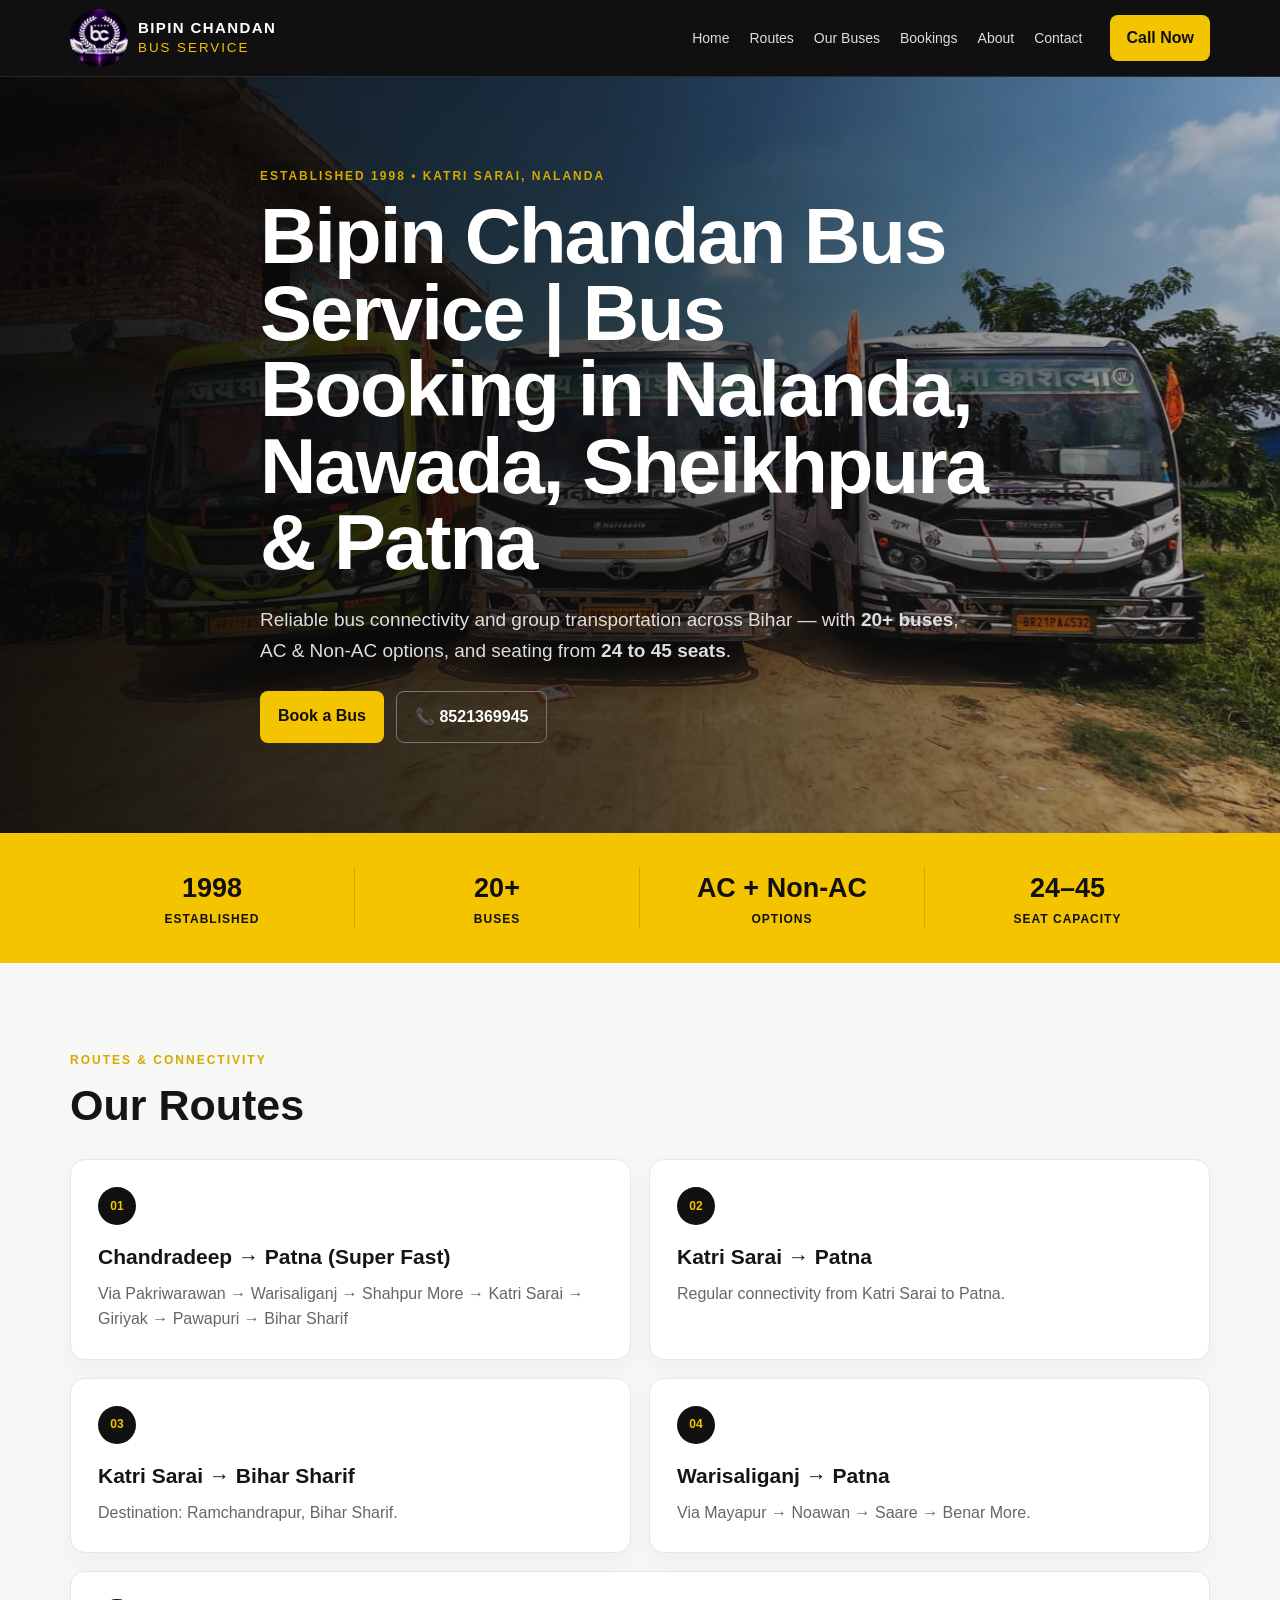
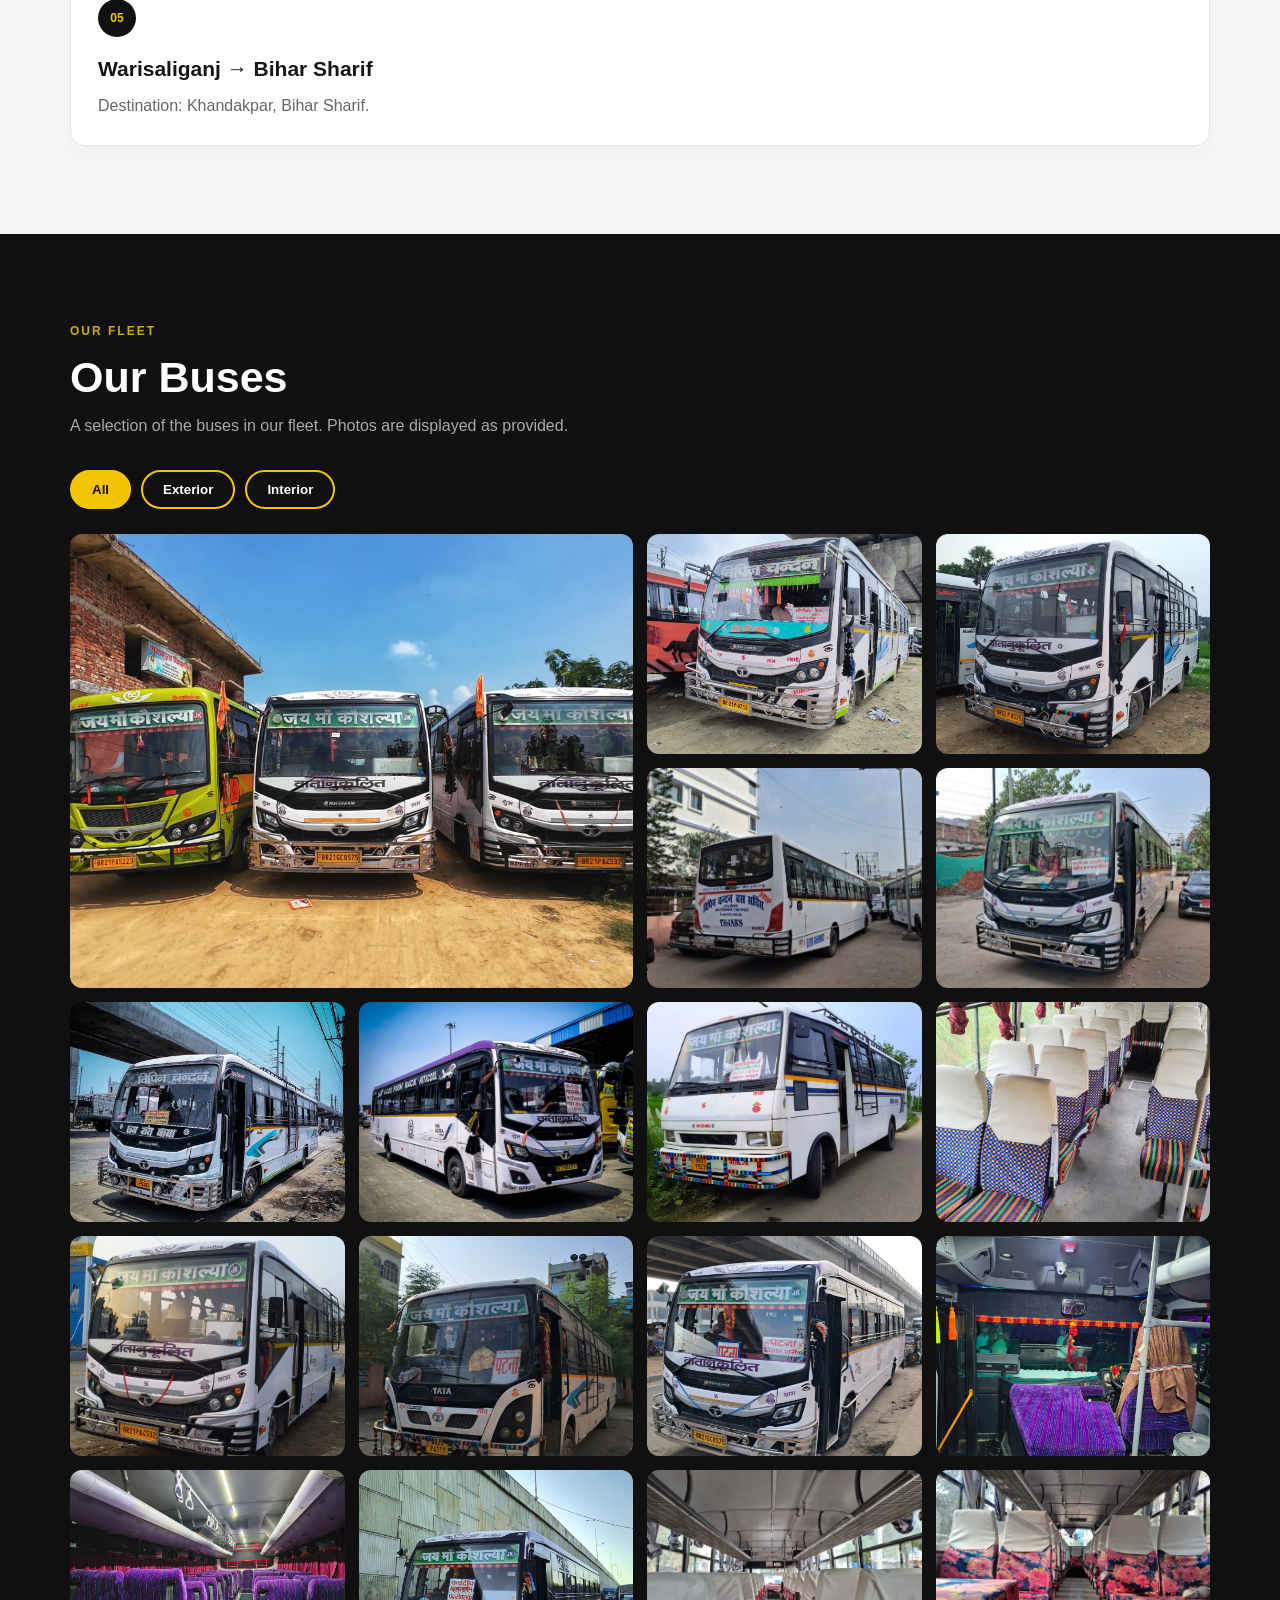
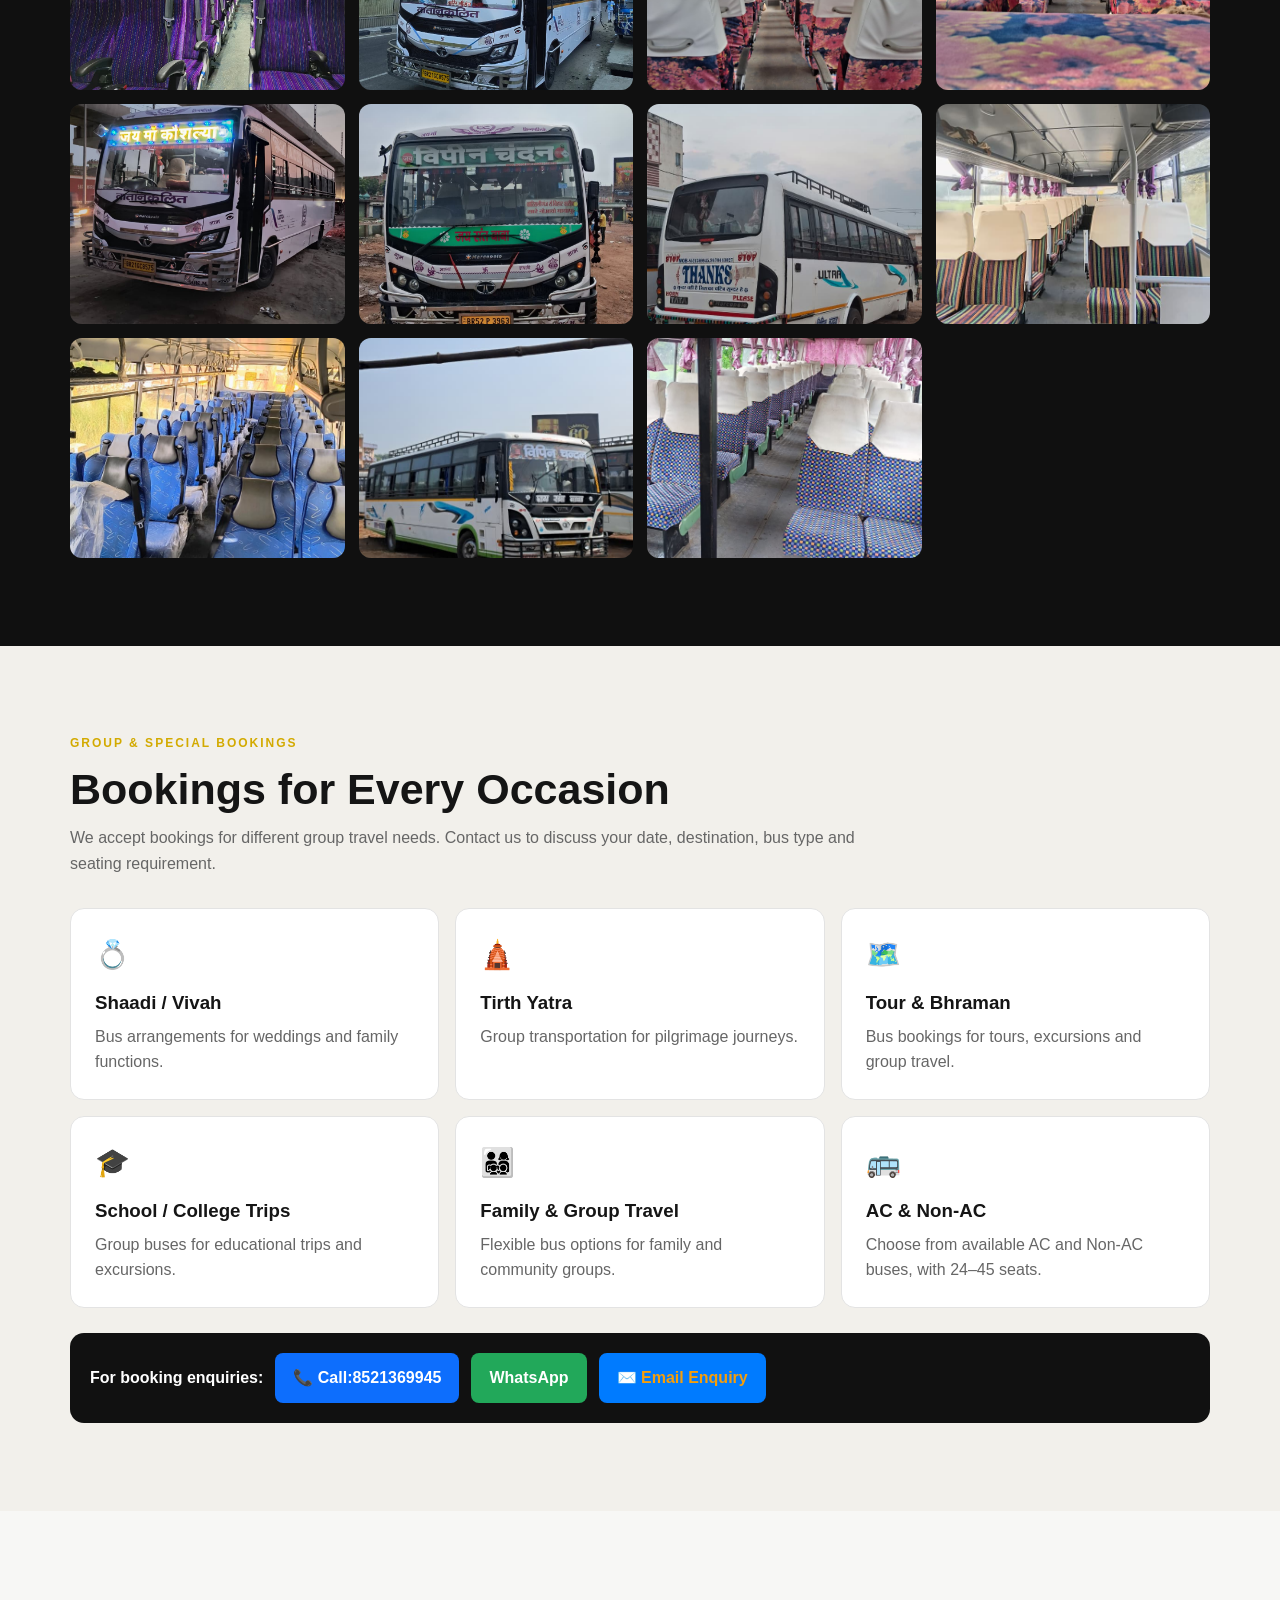
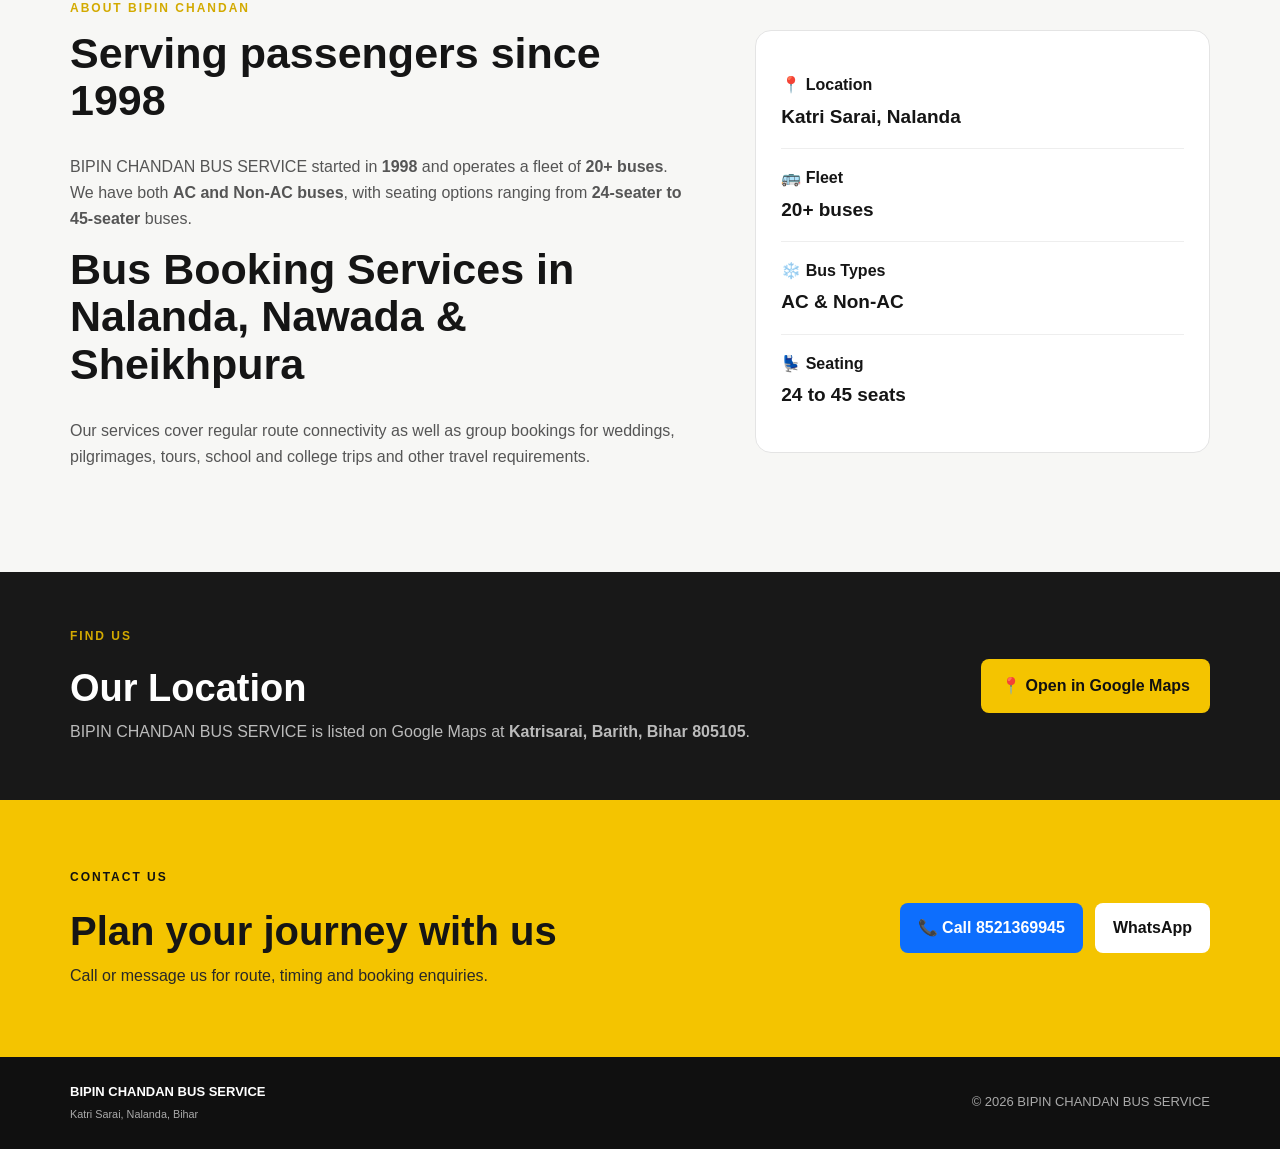
<file: index.html>
<!DOCTYPE html>
<html lang="en">
<head>
<meta charset="UTF-8">
<meta name="viewport" content="width=device-width, initial-scale=1.0">

<title>Bipin Chandan Bus Service | Bus Booking in Nalanda, Nawada & Sheikhpura, Bihar</title>

<meta name="description" content="Bipin Chandan Bus Service, Katri Sarai, Nalanda, Bihar — Bus booking services in Nalanda, Nawada,Sheikhpura and Patna. AC and Non-AC buses from 24 to 45 seats for weddings, tours, Tirth Yatra, school and college trips.">

<link rel="stylesheet" href="style.css">

<script type="application/ld+json">
{
  "@context": "https://schema.org",
  "@type": "LocalBusiness",
  "@id": "https://bipinchandan.github.io/bipin-chandan-bus-service/#business",
  "name": "BIPIN CHANDAN BUS SERVICE",
  "url": "https://bipinchandan.github.io/bipin-chandan-bus-service/",
  "telephone": "+918521369945",
  "email": "bipinchandanbusservice@gmail.com",
  "description": "Bipin Chandan Bus Service, Katri Sarai, Nalanda, Bihar — Bus service in Nalanda, Nawada, Sheikhpura and Patna. AC and Non-AC buses from 24 to 45 seats for weddings, tours, Tirth Yatra, school and college trips.",
  "address": {
    "@type": "PostalAddress",
    "addressLocality": "Katri Sarai",
    "addressRegion": "Bihar",
    "addressCountry": "IN"
  },
  "areaServed": [
    "Nalanda",
    "Nawada",
    "Sheikhpura"
    "Patna"
  ]
}
</script>

</head>

<body>

<header>
<div class="container nav">

<a class="brand" href="#home">
<img class="brand-logo" src="images/logo.jpeg" alt="BIPIN CHANDAN BUS SERVICE Logo">
<span>
<b>BIPIN CHANDAN</b>
<small>BUS SERVICE</small>
</span>
</a>

<nav>
<a href="#home">Home</a>
<a href="#routes">Routes</a>
<a href="#fleet">Our Buses</a>
<a href="#bookings">Bookings</a>
<a href="#about">About</a>
<a href="#contact">Contact</a>
</nav>

<a class="call" href="tel:8521369945">Call Now</a>

</div>
</header>


<section id="home" class="hero">

<div class="hero-overlay"></div>

<div class="container hero-content">

<p class="eyebrow">ESTABLISHED 1998 • KATRI SARAI, NALANDA</p>

<h1>Bipin Chandan Bus Service | Bus Booking in Nalanda, Nawada, Sheikhpura & Patna</h1>

<p>
Reliable bus connectivity and group transportation across Bihar — with
<b>20+ buses</b>, AC &amp; Non-AC options, and seating from
<b>24 to 45 seats</b>.
</p>

<div class="buttons">
<a class="btn yellow" href="#bookings">Book a Bus</a>
<a class="btn outline" href="tel:8521369945">📞 8521369945</a>
</div>

</div>
</section>


<section class="stats">
<div class="container stat-grid">

<div><strong>1998</strong><span>Established</span></div>
<div><strong>20+</strong><span>Buses</span></div>
<div><strong>AC + Non-AC</strong><span>Options</span></div>
<div><strong>24–45</strong><span>Seat Capacity</span></div>

</div>
</section>


<section id="routes" class="section">
<div class="container">

<p class="eyebrow">ROUTES &amp; CONNECTIVITY</p>
<h2>Our Routes</h2>

<div class="routes">

<article>
<span>01</span>
<h3>Chandradeep → Patna (Super Fast)</h3>
<p>
Via Pakriwarawan → Warisaliganj → Shahpur More → Katri Sarai → Giriyak → Pawapuri → Bihar Sharif
</p>
</article>

<article>
<span>02</span>
<h3>Katri Sarai → Patna</h3>
<p>Regular connectivity from Katri Sarai to Patna.</p>
</article>

<article>
<span>03</span>
<h3>Katri Sarai → Bihar Sharif</h3>
<p>Destination: Ramchandrapur, Bihar Sharif.</p>
</article>

<article>
<span>04</span>
<h3>Warisaliganj → Patna</h3>
<p>Via Mayapur → Noawan → Saare → Benar More.</p>
</article>

<article>
<span>05</span>
<h3>Warisaliganj → Bihar Sharif</h3>
<p>Destination: Khandakpar, Bihar Sharif.</p>
</article>

</div>
</div>
</section>


<section id="fleet" class="section dark">
<div class="container">

<p class="eyebrow">OUR FLEET</p>
<h2>Our Buses</h2>

<p class="lead">
A selection of the buses in our fleet. Photos are displayed as provided.
</p>


<div class="gallery-filters">

<button class="filter-btn active" data-filter="all">All</button>

<button class="filter-btn" data-filter="exterior">
Exterior
</button>

<button class="filter-btn" data-filter="interior">
Interior
</button>

</div>


<div class="gallery">

<figure class="large" data-category="exterior">
<img src="images/bus-1.jpeg" alt="Bipin Chandan Bus Service bus photo 1" loading="lazy">
</figure>

<figure data-category="exterior">
<img src="images/bus-2.jpeg" alt="Bus photo 2" loading="lazy">
</figure>

<figure data-category="exterior">
<img src="images/bus-3.jpeg" alt="Bus photo 3" loading="lazy">
</figure>

<figure data-category="exterior">
<img src="images/bus-4.jpeg" alt="Bus photo 4" loading="lazy">
</figure>

<figure data-category="exterior">
<img src="images/bus-5.jpeg" alt="Bus photo 5" loading="lazy">
</figure>

<figure data-category="exterior">
<img src="images/bus-6.jpeg" alt="Bus photo 6" loading="lazy">
</figure>

<figure data-category="exterior">
<img src="images/bus-7.jpeg" alt="Bus photo 7" loading="lazy">
</figure>

<figure data-category="exterior">
<img src="images/bus-8.jpeg" alt="Bus photo 8" loading="lazy">
</figure>

<figure data-category="interior">
<img src="images/bus-9.jpeg" alt="Bus interior photo 9" loading="lazy">
</figure>

<figure data-category="exterior">
<img src="images/bus-10.jpeg" alt="Bus photo 10" loading="lazy">
</figure>

<figure data-category="exterior">
<img src="images/bus-11.jpeg" alt="Bus photo 11" loading="lazy">
</figure>

<figure data-category="exterior">
<img src="images/bus-12.jpeg" alt="Bus photo 12" loading="lazy">
</figure>

<figure data-category="interior">
<img src="images/bus-13.jpeg" alt="Bus interior photo 13" loading="lazy">
</figure>

<figure data-category="interior">
<img src="images/bus-14.jpeg" alt="Bus interior photo 14" loading="lazy">
</figure>

<figure data-category="exterior">
<img src="images/bus-15.jpeg" alt="Bus photo 15" loading="lazy">
</figure>

<figure data-category="interior">
<img src="images/bus-16.jpeg" alt="Bus interior photo 16" loading="lazy">
</figure>

<figure data-category="interior">
<img src="images/bus-17.jpeg" alt="Bus interior photo 17" loading="lazy">
</figure>

<figure data-category="exterior">
<img src="images/bus-18.jpeg" alt="Bus photo 18" loading="lazy">
</figure>

<figure data-category="exterior">
<img src="images/bus-19.jpeg" alt="Bus photo 19" loading="lazy">
</figure>

<figure data-category="exterior">
<img src="images/bus-20.jpeg" alt="Bus photo 20" loading="lazy">
</figure>

<figure data-category="interior">
<img src="images/bus-21.jpeg" alt="Bus interior photo 21" loading="lazy">
</figure>

<figure data-category="interior">
<img src="images/bus-22.jpeg" alt="Bus interior photo 22" loading="lazy">
</figure>

<figure data-category="exterior">
<img src="images/bus-23.jpeg" alt="Bus photo 23" loading="lazy">
</figure>

<figure data-category="interior">
<img src="images/bus-24.jpeg" alt="Bus interior photo 24" loading="lazy">
</figure>

</div>

</div>
</section>


<section id="bookings" class="section booking">
<div class="container">

<p class="eyebrow">GROUP &amp; SPECIAL BOOKINGS</p>

<h2>Bookings for Every Occasion</h2>

<p class="lead2">
We accept bookings for different group travel needs. Contact us to discuss your date, destination, bus type and seating requirement.
</p>

<div class="booking-grid">

<div>
<div class="booking-icon">💍</div>
<h3>Shaadi / Vivah</h3>
<p>Bus arrangements for weddings and family functions.</p>
</div>

<div>
<div class="booking-icon">🛕</div>
<h3>Tirth Yatra</h3>
<p>Group transportation for pilgrimage journeys.</p>
</div>

<div>
<div class="booking-icon">🗺️</div>
<h3>Tour &amp; Bhraman</h3>
<p>Bus bookings for tours, excursions and group travel.</p>
</div>

<div>
<div class="booking-icon">🎓</div>
<h3>School / College Trips</h3>
<p>Group buses for educational trips and excursions.</p>
</div>

<div>
<div class="booking-icon">👨‍👩‍👧‍👦</div>
<h3>Family &amp; Group Travel</h3>
<p>Flexible bus options for family and community groups.</p>
</div>

<div>
<div class="booking-icon">🚌</div>
<h3>AC &amp; Non-AC</h3>
<p>Choose from available AC and Non-AC buses, with 24–45 seats.</p>
</div>

</div>


<div class="booking-cta">

<b>For booking enquiries:</b>

<a class="btn black" href="tel:8521369945">
📞 Call:8521369945
</a>

<a class="btn whatsapp" target="_blank"
href="https://wa.me/918521369945?text=Hello%20BIPIN%20CHANDAN%20BUS%20SERVICE%2C%20I%20want%20to%20make%20a%20bus%20booking.">
WhatsApp
</a>

<a class="btn email" href="mailto:bipinchandanbusservice@gmail.com">
✉️ Email Enquiry
</a>

</div>

</div>
</section>


<section id="about" class="section">
<div class="container about">

<div>

<p class="eyebrow">ABOUT BIPIN CHANDAN</p>

<h2>Serving passengers since 1998</h2>

<p>
BIPIN CHANDAN BUS SERVICE started in <b>1998</b> and operates a fleet of
<b>20+ buses</b>. We have both <b>AC and Non-AC buses</b>, with seating
options ranging from <b>24-seater to 45-seater</b> buses.
</p>

<h2>Bus Booking Services in Nalanda, Nawada &amp; Sheikhpura</h2>

<p>
Our services cover regular route connectivity as well as group bookings
for weddings, pilgrimages, tours, school and college trips and other
travel requirements.
</p>

</div>


<div class="facts">

<div>
<b>📍 Location</b>
<strong>Katri Sarai, Nalanda</strong>
</div>

<div>
<b>🚌 Fleet</b>
<strong>20+ buses</strong>
</div>

<div>
<b>❄️ Bus Types</b>
<strong>AC &amp; Non-AC</strong>
</div>

<div>
<b>💺 Seating</b>
<strong>24 to 45 seats</strong>
</div>

</div>

</div>
</section>


<section class="map-section">
<div class="container map-inner">

<div>

<p class="eyebrow">FIND US</p>

<h2>Our Location</h2>

<p>
BIPIN CHANDAN BUS SERVICE is listed on Google Maps at
<b>Katrisarai, Barith, Bihar 805105</b>.
</p>

</div>

<a class="map-btn" target="_blank"
href="https://www.google.com/maps/search/?api=1&query=Bipin%20Chandan%20Bus%20Service%2C%20Katrisarai%2C%20Barith%2C%20Bihar%20805105&query_place_id=ChIJ19U-9mxZ8jkRuvZcLR-6-lc">
📍 Open in Google Maps
</a>

</div>
</section>


<section id="contact" class="contact">
<div class="container contact-inner">

<div>

<p class="eyebrow darkey">CONTACT US</p>

<h2>Plan your journey with us</h2>

<p>
Call or message us for route, timing and booking enquiries.
</p>

</div>


<div class="buttons">

<a class="btn black" href="tel:8521369945">
📞 Call 8521369945
</a>

<a class="btn white" target="_blank"
href="https://wa.me/918521369945?text=Hello%20BIPIN%20CHANDAN%20BUS%20SERVICE%2C%20I%20want%20to know about your bus service.">
WhatsApp
</a>

</div>

</div>
</section>


<footer>
<div class="container foot">

<div>
<b>BIPIN CHANDAN BUS SERVICE</b>
<small>Katri Sarai, Nalanda, Bihar</small>
</div>

<div>
© 2026 BIPIN CHANDAN BUS SERVICE
</div>

</div>
</footer>


<script>
const filterButtons = document.querySelectorAll(".filter-btn");
const galleryItems = document.querySelectorAll(".gallery figure");

filterButtons.forEach(button => {

  button.addEventListener("click", () => {

    filterButtons.forEach(btn => {
      btn.classList.remove("active");
    });

    button.classList.add("active");

    const filter = button.dataset.filter;

    galleryItems.forEach(item => {

      if (filter === "all" || item.dataset.category === filter) {
        item.style.display = "";
      } else {
        item.style.display = "none";
      }

    });

  });

});
</script>


</body>
</html>
</file>
<file: style.css>
*{box-sizing:border-box;margin:0;padding:0}html{scroll-behavior:smooth}body{font-family:Arial,Helvetica,sans-serif;background:#f7f7f5;color:#151515;line-height:1.6}.container{width:min(1140px,92%);margin:auto}header{position:sticky;top:0;z-index:20;background:#101010;color:#fff;border-bottom:1px solid #2b2b2b}.nav{min-height:76px;display:flex;align-items:center;gap:28px}.brand{display:flex;align-items:center;gap:10px;color:#fff;text-decoration:none;margin-right:auto}.brand-icon{width:48px;height:48px;border:2px solid #f4c400;border-radius:50%;display:flex;align-items:center;justify-content:center;color:#f4c400;font-weight:900;font-size:15px}.brand b,.brand small{display:block;line-height:1.1}.brand b{letter-spacing:1.4px;font-size:15px}.brand small{color:#f4c400;letter-spacing:2px;margin-top:4px}.nav nav{display:flex;gap:20px}.nav nav a{color:#ddd;text-decoration:none;font-size:14px}.call{background:#f4c400;color:#111;text-decoration:none;font-weight:800;padding:10px 16px;border-radius:8px}.hero{position:relative;min-height:650px;display:flex;align-items:center;background:url('images/bus-1.jpeg') center/cover no-repeat;color:#fff}.hero-overlay{position:absolute;inset:0;background:linear-gradient(90deg,#080808ed 0%,#080808b8 48%,#08080835 100%)}.hero-content{position:relative;padding:90px 0;max-width:760px}.eyebrow{color:#d3aa00;font-size:12px;font-weight:900;letter-spacing:2px;margin-bottom:12px}.hero h1{font-size:clamp(44px,6.5vw,78px);line-height:.98;letter-spacing:-2px}.hero h1 span{color:#f4c400}.hero p:not(.eyebrow){font-size:19px;color:#ddd;max-width:700px;margin:25px 0}.buttons{display:flex;gap:12px;flex-wrap:wrap}.btn{display:inline-block;text-decoration:none;font-weight:800;border-radius:8px;padding:12px 18px}.yellow{background:#f4c400;color:#111}.outline{border:1px solid #777;color:#fff}.stats{background:#f4c400;color:#111}.stat-grid{display:grid;grid-template-columns:repeat(4,1fr);min-height:130px;align-items:center;text-align:center}.stat-grid div{border-right:1px solid #0002}.stat-grid div:last-child{border:0}.stat-grid strong,.stat-grid span{display:block}.stat-grid strong{font-size:27px}.stat-grid span{font-size:12px;font-weight:800;letter-spacing:1px;text-transform:uppercase}.section{padding:88px 0}.section h2{font-size:43px;line-height:1.1;margin-bottom:30px}.routes{display:grid;grid-template-columns:repeat(2,1fr);gap:18px}.routes article{background:#fff;border:1px solid #e6e6e6;border-radius:15px;padding:27px;box-shadow:0 8px 25px #0000000a}.routes article:last-child{grid-column:span 2}.routes span{display:inline-flex;width:38px;height:38px;align-items:center;justify-content:center;border-radius:50%;background:#111;color:#f4c400;font-weight:900;font-size:12px;margin-bottom:15px}.routes h3{font-size:21px;margin-bottom:7px}.routes p{color:#666}.dark{background:#101010;color:#fff}.lead{color:#aaa;margin-top:-18px;margin-bottom:32px}.gallery{display:grid;grid-template-columns:repeat(4,1fr);grid-auto-rows:220px;gap:14px}.gallery figure{overflow:hidden;border-radius:12px;background:#222}.gallery figure.large{grid-column:span 2;grid-row:span 2}.gallery img{width:100%;height:100%;object-fit:cover;display:block;transition:transform .4s}.gallery figure:hover img{transform:scale(1.04)}.booking{background:#f2f0eb}.lead2{color:#666;max-width:800px;margin:-18px 0 32px}.booking-grid{display:grid;grid-template-columns:repeat(3,1fr);gap:16px}.booking-grid>div{background:#fff;border:1px solid #e3e3e3;border-radius:14px;padding:24px}.booking-icon{font-size:28px;margin-bottom:10px}.booking-grid h3{margin-bottom:6px}.booking-grid p{color:#666}.booking-cta{margin-top:25px;background:#111;color:#fff;border-radius:14px;padding:20px;display:flex;align-items:center;gap:12px;flex-wrap:wrap}.black{background:#111;color:#fff}.whatsapp{background:#22a85a;color:#fff}.about{display:grid;grid-template-columns:1.15fr .85fr;gap:70px;align-items:center}.about p:not(.eyebrow){color:#555;margin-bottom:15px}.facts{background:#fff;border:1px solid #e4e4e4;border-radius:16px;padding:25px}.facts div{padding:16px 0;border-bottom:1px solid #eee}.facts div:last-child{border:0}.facts b,.facts strong{display:block}.facts strong{font-size:19px;margin-top:4px}.map-section{padding:55px 0;background:#181818;color:#fff}.map-inner{display:flex;justify-content:space-between;align-items:center;gap:30px}.map-inner h2{font-size:38px}.map-inner p:not(.eyebrow){color:#bbb;max-width:700px}.map-btn{background:#f4c400;color:#111;text-decoration:none;font-weight:900;border-radius:8px;padding:14px 20px;white-space:nowrap}.contact{background:#f4c400;padding:68px 0}.contact-inner{display:flex;justify-content:space-between;align-items:center;gap:30px}.darkey{color:#111}.contact h2{font-size:40px}.contact p:not(.eyebrow){color:#282828}.white{background:#fff;color:#111}.foot{min-height:92px;display:flex;justify-content:space-between;align-items:center;gap:20px;color:#aaa;font-size:13px}.foot b{color:#fff}.foot small{display:block;margin-top:3px}footer{background:#101010}@media(max-width:850px){.nav nav{display:none}.hero{min-height:570px}.stat-grid{grid-template-columns:repeat(2,1fr);padding:20px 0}.stat-grid div{margin:10px 0}.routes{grid-template-columns:1fr}.routes article:last-child{grid-column:auto}.gallery{grid-template-columns:repeat(2,1fr);grid-auto-rows:220px}.gallery figure.large{grid-column:span 2;grid-row:span 1}.booking-grid{grid-template-columns:1fr 1fr}.about{grid-template-columns:1fr;gap:35px}.map-inner{display:block}.map-btn{display:inline-block;margin-top:20px}.contact-inner{display:block}.contact .buttons{margin-top:25px}.section h2{font-size:35px}}@media(max-width:480px){.brand-icon{width:42px;height:42px}.brand b{font-size:13px}.brand small{font-size:10px}.call{padding:9px 11px;font-size:13px}.hero-content{padding:70px 0}.hero h1{font-size:43px}.gallery{grid-template-columns:1fr}.gallery figure.large{grid-column:auto}.booking-grid{grid-template-columns:1fr}.foot{display:block;padding:25px 0}.foot>div+div{margin-top:12px}}
.facts a,.email-fallback a{color:inherit;text-decoration:none}
.btn.email {
  background: #007bff;
  color: #f59e0b;
  border: none;
}
.btn.black {
  background: #0d6efd;
  color: #ffffff;
  border: none;
}
.brand-logo {
  width: 58px;
  height: 58px;
  border-radius: 50%;
  object-fit: cover;
  display: block;
}
.gallery-filters {
  display: flex;
  gap: 10px;
  flex-wrap: wrap;
  margin: 25px 0;
}

.filter-btn {
  background: #111;
  color: #fff;
  border: 2px solid #f5c400;
  padding: 10px 20px;
  border-radius: 25px;
  font-weight: 700;
  cursor: pointer;
  transition: 0.2s ease;
}

.filter-btn:hover,
.filter-btn.active {
  background: #f5c400;
  color: #111;
}
</file>
